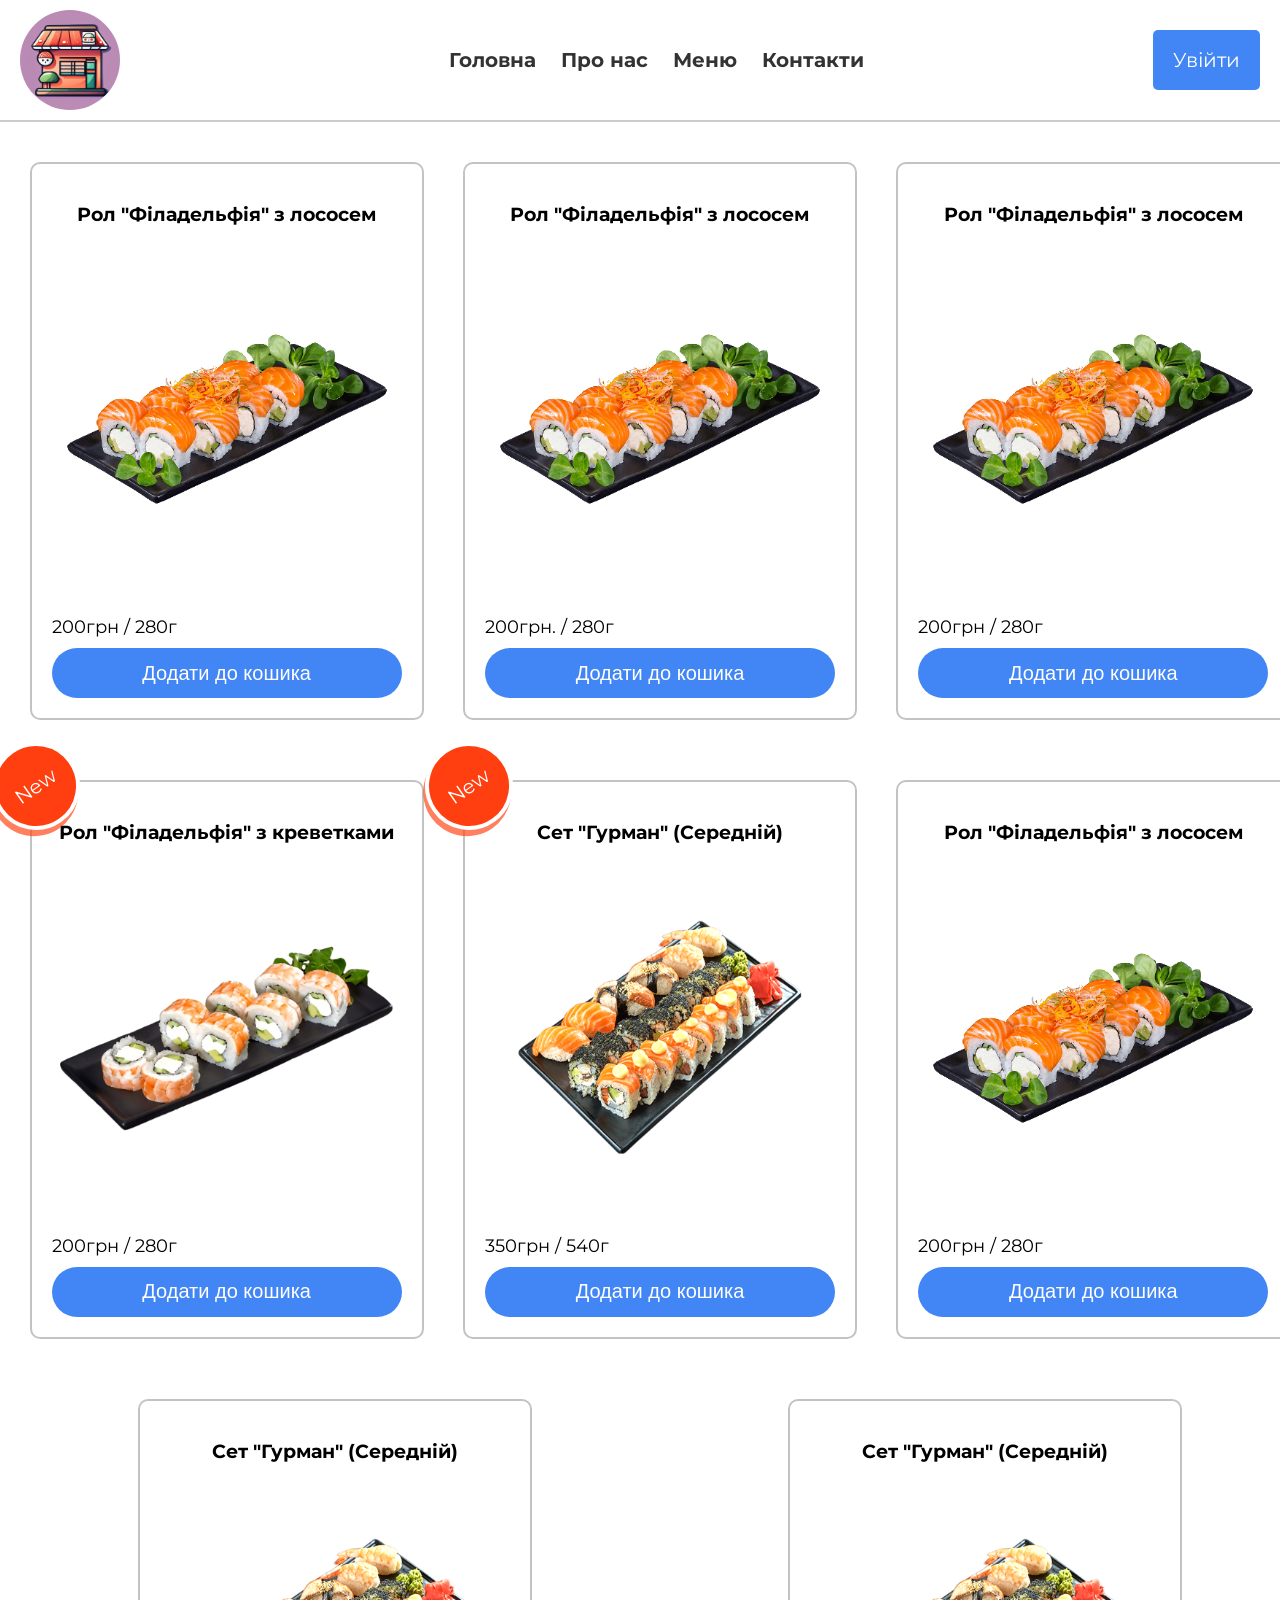
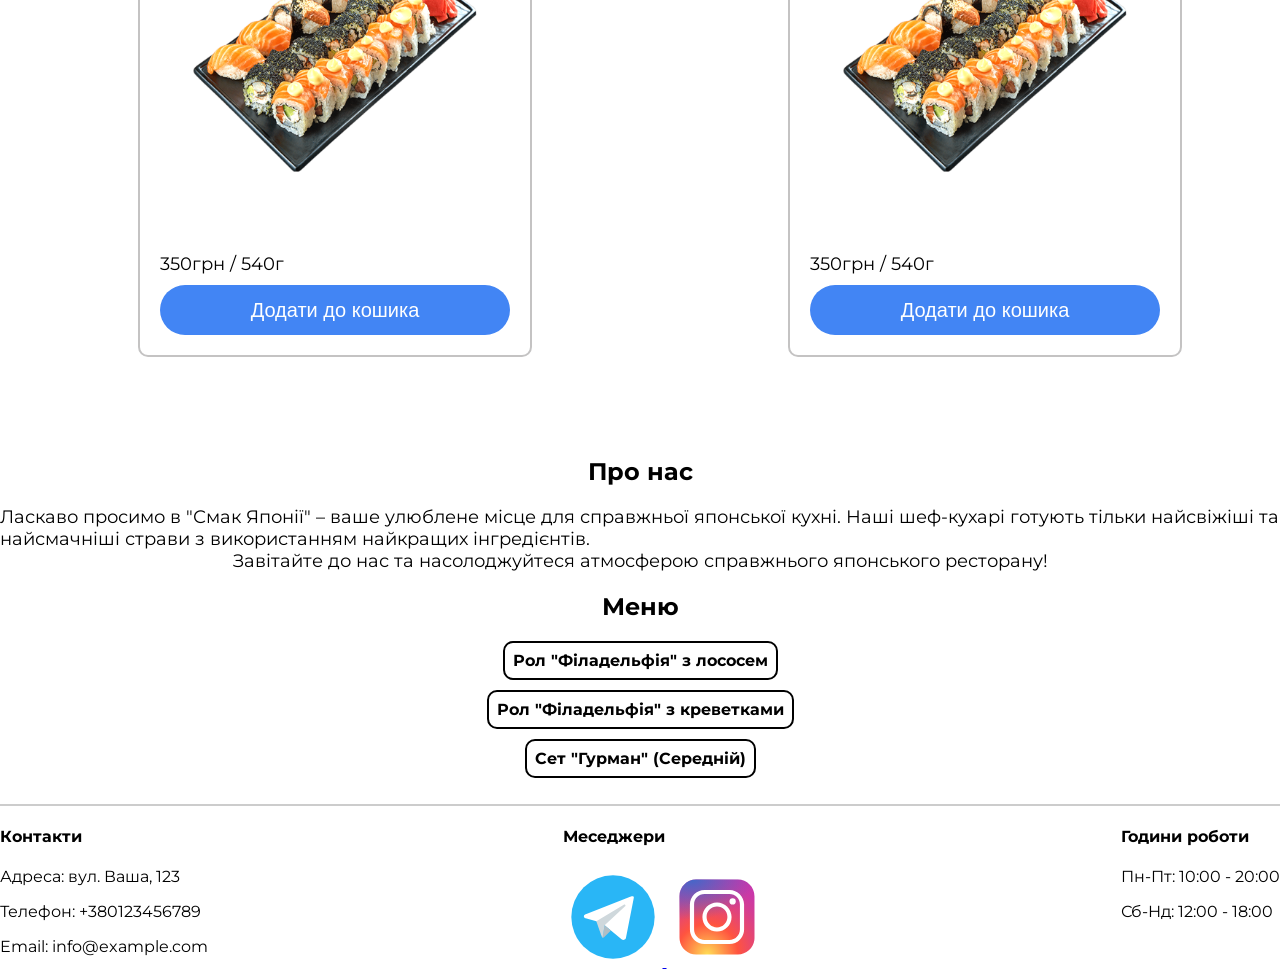
<file: index.html>
<!DOCTYPE html>
<html lang="uk">

<head>
    <link rel="stylesheet" href="style.css">
    <link href="https://fonts.googleapis.com/css2?family=Montserrat:ital,wght@0,100;0,200;0,300;0,400;0,500;0,600;0,700;0,800;0,900;1,100;1,200;1,300;1,400;1,500;1,600;1,700;1,800;1,900&display=swap" rel="stylesheet">
    <title>Смак Японії</title>
</head>

<body style="font-family: Montserrat;">
             <header>
                    <img src="images/icon.png" alt="Sushi Icon">
                    <section class="desktop-tablet">
                        <nav class="desktop-tablet-nav">
                            <ul>
                                <li><a href="#">Головна</a></li>
                                <li><a href="#about-us">Про нас</a></li>
                                <li><a href="#menu">Меню</a></li>
                                <li><a href="#footer">Контакти</a></li>
                            </ul>
                        </nav>
                    </section>

                    <section class="mobile">
                        <input type="checkbox" id="checkbox" class="toggle">
                        <label for="checkbox" class="menu-btn">&#9776;</label>
                        <nav class="mobile-nav">
                            <ul>
                                <li><a href="#">Головна</a></li>
                                <li><a href="#about-us">Про нас</a></li>
                                <li><a href="#menu">Меню</a></li>
                                <li><a href="#footer">Контакти</a></li>
                            </ul>
                        </nav>
                    </section>
                    <a href="#" class="login-button">Увійти</a>
            </header>
        <main>
            
            <section class="food-card-section">
                <article class="food-card" id="food-card1">
                    <h3>Рол "Філадельфія" з лососем </h3>
                    <img src="images/Філадельфія з лососем.png" alt="Рол Філадельфія" height="140">
                    <p>200грн / 280г</p>
                    <input type="submit" name="submit" value="Додати до кошика">
                </article>
                <article class="food-card" id="food-card2">
                    <h3>Рол "Філадельфія" з лососем </h3>
                    <img src="images/Філадельфія з лососем.png" alt="Рол Філадельфія" height="140">
                    <p>200грн. / 280г</p>
                    <input type="submit" name="submit" value="Додати до кошика">
                </article>
                <article class="food-card" id="food-card3">
                    <h3>Рол "Філадельфія" з лососем</h3>
                    <img src="images/Філадельфія з лососем.png" alt="Рол Філадельфія" height="140">
                    <p>200грн / 280г</p>
                    <input type="submit" name="submit" value="Додати до кошика">
                </article>
                <article class="food-card" id="food-card4">
                    <h3>Рол "Філадельфія" з креветками</h3>
                    <img src="images/Філадельфія з креветками.png" alt="Рол Філадельфія з креветками" height="140">
                    <p>200грн / 280г</p>
                    <input type="submit" name="submit" value="Додати до кошика">
                </article>
                <article class="food-card" id="food-card5">
                    <h3>Сет "Гурман" (Середній)</h3>
                    <img src="images/Суші сет.png" alt="Суші сет" height="140">
                    <p>350грн / 540г</p>
                    <input type="submit" name="submit" value="Додати до кошика">
                </article>
                <article class="food-card" id="food-card6">
                    <h3>Рол "Філадельфія" з лососем </h3>
                    <img src="images/Філадельфія з лососем.png" alt="Рол Філадельфія" height="140">
                    <p>200грн / 280г</p>
                    <input type="submit" name="submit" value="Додати до кошика">
                </article>
                <article class="food-card" id="food-card7">
                    <h3>Сет "Гурман" (Середній)</h3>
                    <img src="images/Суші сет.png" alt="Суші сет" height="140"><br>
                    <p>350грн / 540г</p>
                    <input type="submit" name="submit" value="Додати до кошика">
                </article>
                <article class="food-card" id="food-card8">
                    <h3>Сет "Гурман" (Середній)</h3>
                    <img src="images/Суші сет.png" alt="Cуші сет" height="140"><br>
                    <p>350грн / 540г</p>
                    <input type="submit" name="submit" value="Додати до кошика">
                </article>
            </section>   
            <section id="about-us">
                <h2>Про нас</h2>
                <p>Ласкаво просимо в "Смак Японії" – ваше улюблене місце для справжньої японської кухні. Наші шеф-кухарі готують тільки найсвіжіші та найсмачніші страви з використанням найкращих інгредієнтів.</p>
                <p>Завітайте до нас та насолоджуйтеся атмосферою справжнього японського ресторану!</p>
            </section>
    
            <section id="menu">
                <h2>Меню</h2>
                <nav>
                    <ul>
                        <li><a href="#food-card1">Рол "Філадельфія" з лососем</a></li>
                        <li><a href="#food-card4">Рол "Філадельфія" з креветками</a></li>
                        <li><a href="#food-card8">Сет "Гурман" (Середній)</a></li>
                    </ul>
                </nav>
            </section>
            </section>
        </main> 
        <footer id="footer">
            <section class="contact">
                <h4>Контакти</h4>
                <p>Адреса: вул. Ваша, 123</p>
                <p>Телефон: +380123456789</p>
                <p>Email: info@example.com</p>
            </section>
        
            <section class="messengers">
                <h4>Меседжери</h4>
                <a href="https://web.telegram.org" target="_blank">
                    <svg xmlns="http://www.w3.org/2000/svg" x="0px" y="0px" width="100" height="100" viewBox="0 0 48 48">
                        <path fill="#29b6f6" d="M24 4A20 20 0 1 0 24 44A20 20 0 1 0 24 4Z"></path><path fill="#fff" d="M33.95,15l-3.746,19.126c0,0-0.161,0.874-1.245,0.874c-0.576,0-0.873-0.274-0.873-0.274l-8.114-6.733 l-3.97-2.001l-5.095-1.355c0,0-0.907-0.262-0.907-1.012c0-0.625,0.933-0.923,0.933-0.923l21.316-8.468 c-0.001-0.001,0.651-0.235,1.126-0.234C33.667,14,34,14.125,34,14.5C34,14.75,33.95,15,33.95,15z"></path><path fill="#b0bec5" d="M23,30.505l-3.426,3.374c0,0-0.149,0.115-0.348,0.12c-0.069,0.002-0.143-0.009-0.219-0.043 l0.964-5.965L23,30.505z"></path><path fill="#cfd8dc" d="M29.897,18.196c-0.169-0.22-0.481-0.26-0.701-0.093L16,26c0,0,2.106,5.892,2.427,6.912 c0.322,1.021,0.58,1.045,0.58,1.045l0.964-5.965l9.832-9.096C30.023,18.729,30.064,18.416,29.897,18.196z"></path>
                    </svg>
                </a>
                <a href="https://www.instagram.com/" target="_blank">
                    <svg xmlns="http://www.w3.org/2000/svg" x="0px" y="0px" width="100" height="100" viewBox="0 0 48 48">
                        <radialGradient id="yOrnnhliCrdS2gy~4tD8ma_Xy10Jcu1L2Su_gr1" cx="19.38" cy="42.035" r="44.899" gradientUnits="userSpaceOnUse"><stop offset="0" stop-color="#fd5"></stop><stop offset=".328" stop-color="#ff543f"></stop><stop offset=".348" stop-color="#fc5245"></stop><stop offset=".504" stop-color="#e64771"></stop><stop offset=".643" stop-color="#d53e91"></stop><stop offset=".761" stop-color="#cc39a4"></stop><stop offset=".841" stop-color="#c837ab"></stop></radialGradient><path fill="url(#yOrnnhliCrdS2gy~4tD8ma_Xy10Jcu1L2Su_gr1)" d="M34.017,41.99l-20,0.019c-4.4,0.004-8.003-3.592-8.008-7.992l-0.019-20	c-0.004-4.4,3.592-8.003,7.992-8.008l20-0.019c4.4-0.004,8.003,3.592,8.008,7.992l0.019,20	C42.014,38.383,38.417,41.986,34.017,41.99z"></path><radialGradient id="yOrnnhliCrdS2gy~4tD8mb_Xy10Jcu1L2Su_gr2" cx="11.786" cy="5.54" r="29.813" gradientTransform="matrix(1 0 0 .6663 0 1.849)" gradientUnits="userSpaceOnUse"><stop offset="0" stop-color="#4168c9"></stop><stop offset=".999" stop-color="#4168c9" stop-opacity="0"></stop></radialGradient><path fill="url(#yOrnnhliCrdS2gy~4tD8mb_Xy10Jcu1L2Su_gr2)" d="M34.017,41.99l-20,0.019c-4.4,0.004-8.003-3.592-8.008-7.992l-0.019-20	c-0.004-4.4,3.592-8.003,7.992-8.008l20-0.019c4.4-0.004,8.003,3.592,8.008,7.992l0.019,20	C42.014,38.383,38.417,41.986,34.017,41.99z"></path><path fill="#fff" d="M24,31c-3.859,0-7-3.14-7-7s3.141-7,7-7s7,3.14,7,7S27.859,31,24,31z M24,19c-2.757,0-5,2.243-5,5	s2.243,5,5,5s5-2.243,5-5S26.757,19,24,19z"></path><circle cx="31.5" cy="16.5" r="1.5" fill="#fff"></circle><path fill="#fff" d="M30,37H18c-3.859,0-7-3.14-7-7V18c0-3.86,3.141-7,7-7h12c3.859,0,7,3.14,7,7v12	C37,33.86,33.859,37,30,37z M18,13c-2.757,0-5,2.243-5,5v12c0,2.757,2.243,5,5,5h12c2.757,0,5-2.243,5-5V18c0-2.757-2.243-5-5-5H18z"></path>
                        </svg>
                </a>
            </section>
        
            <section class="hours">
                <h4>Години роботи</h4>
                <p>Пн-Пт: 10:00 - 20:00</p>
                <p>Сб-Нд: 12:00 - 18:00</p>
            </section>
        </footer>
</body>

</html>
</file>
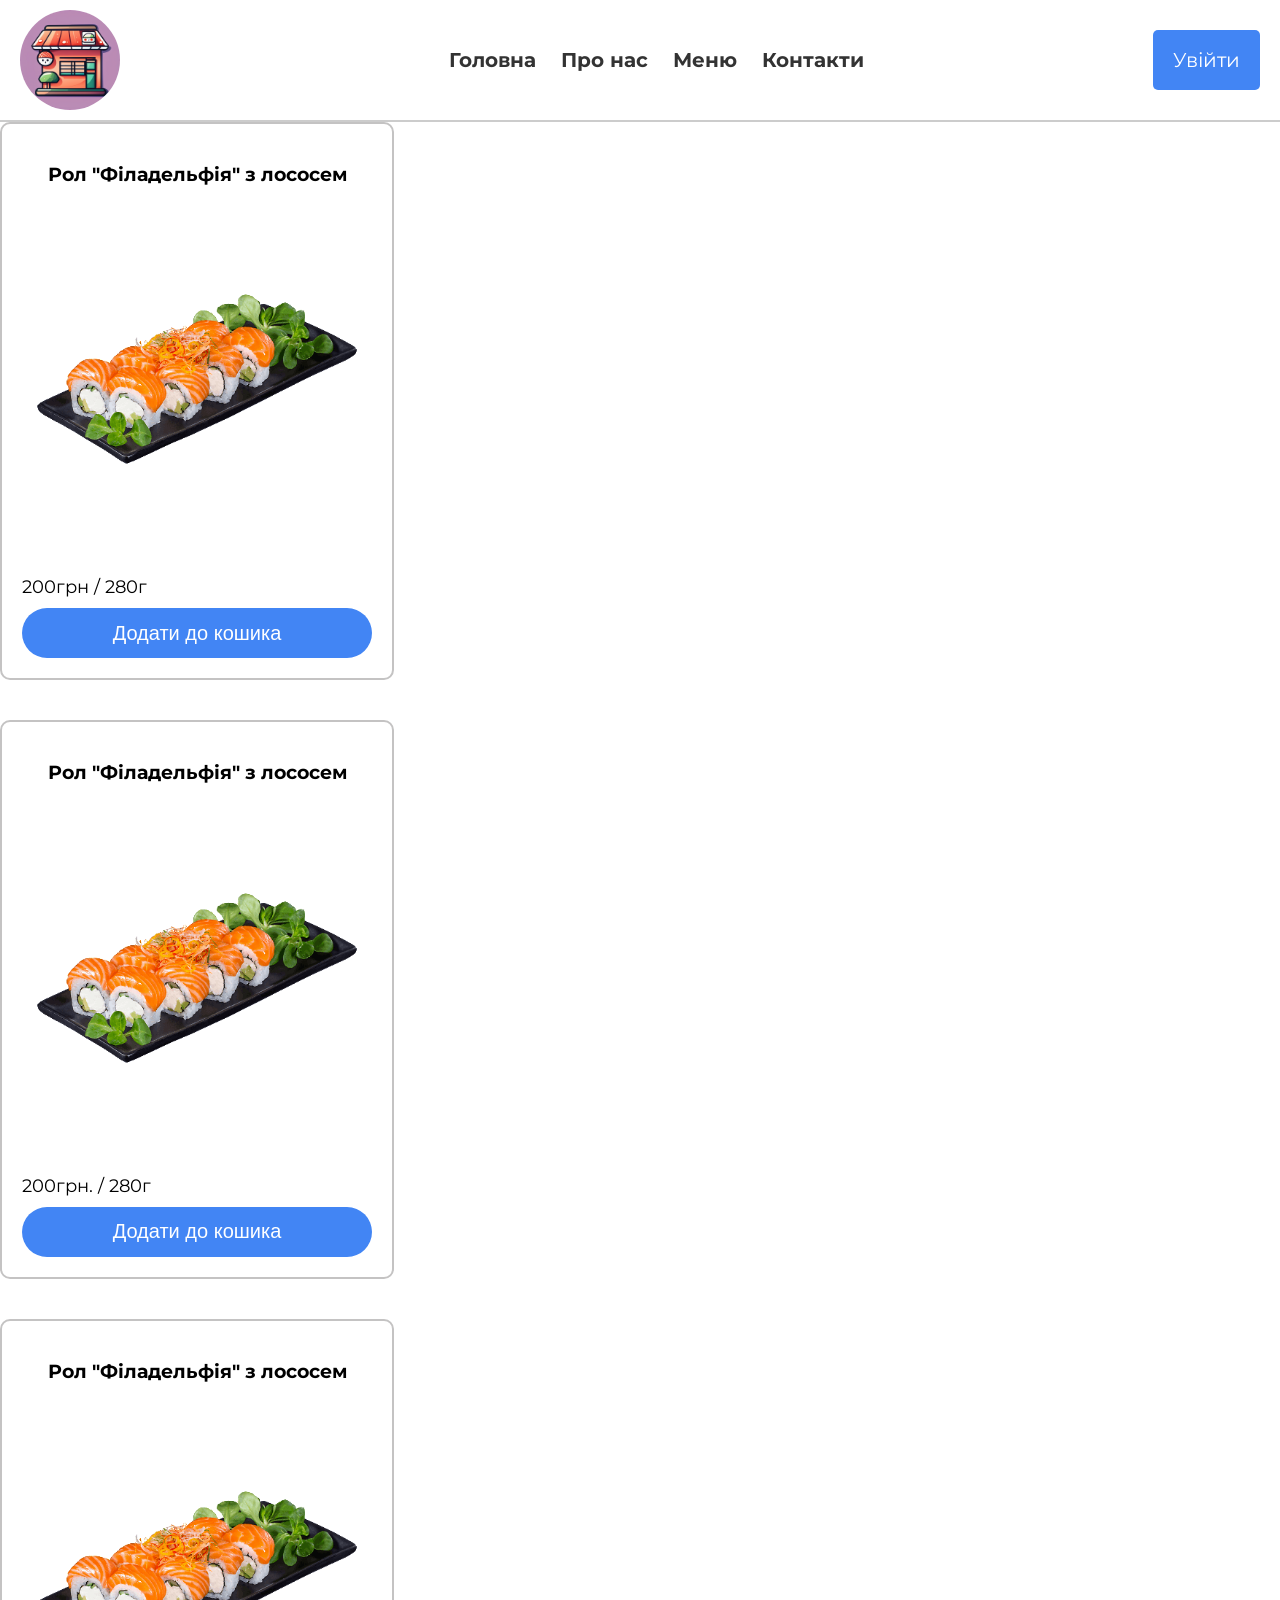
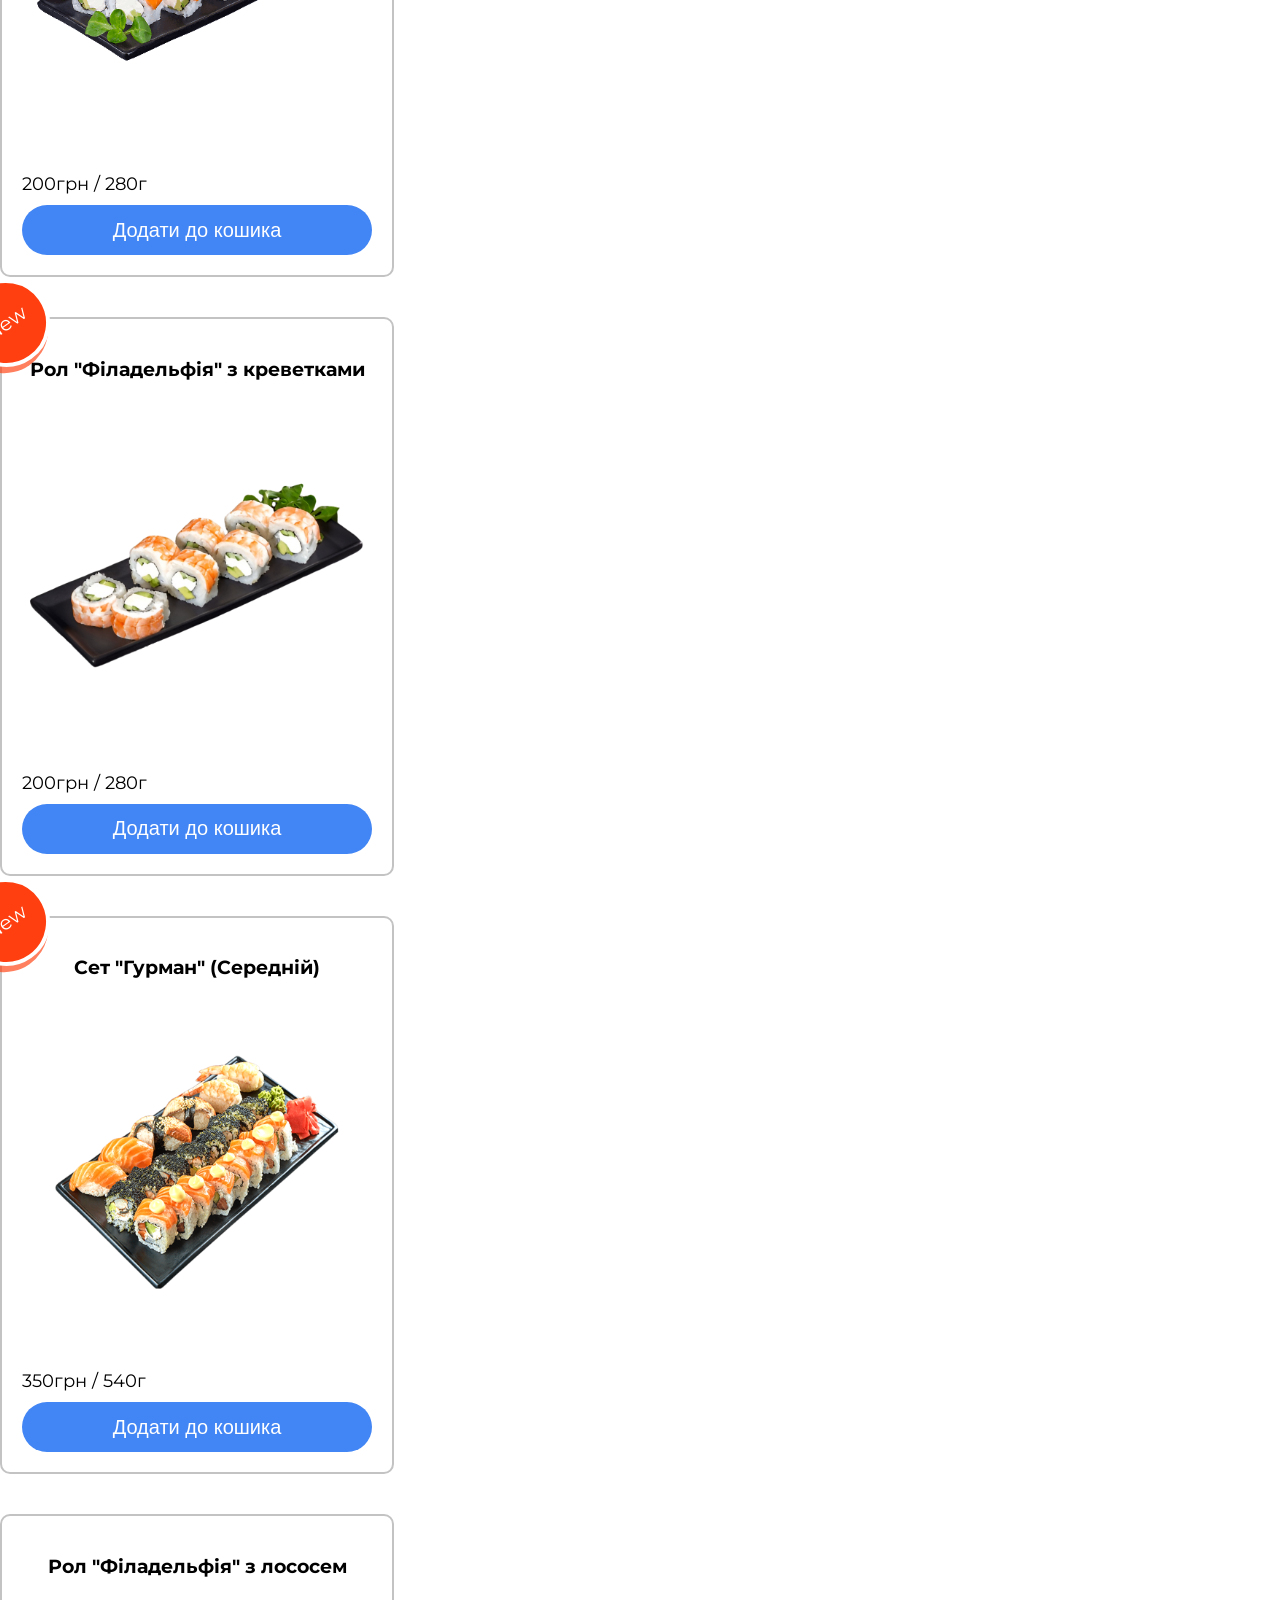
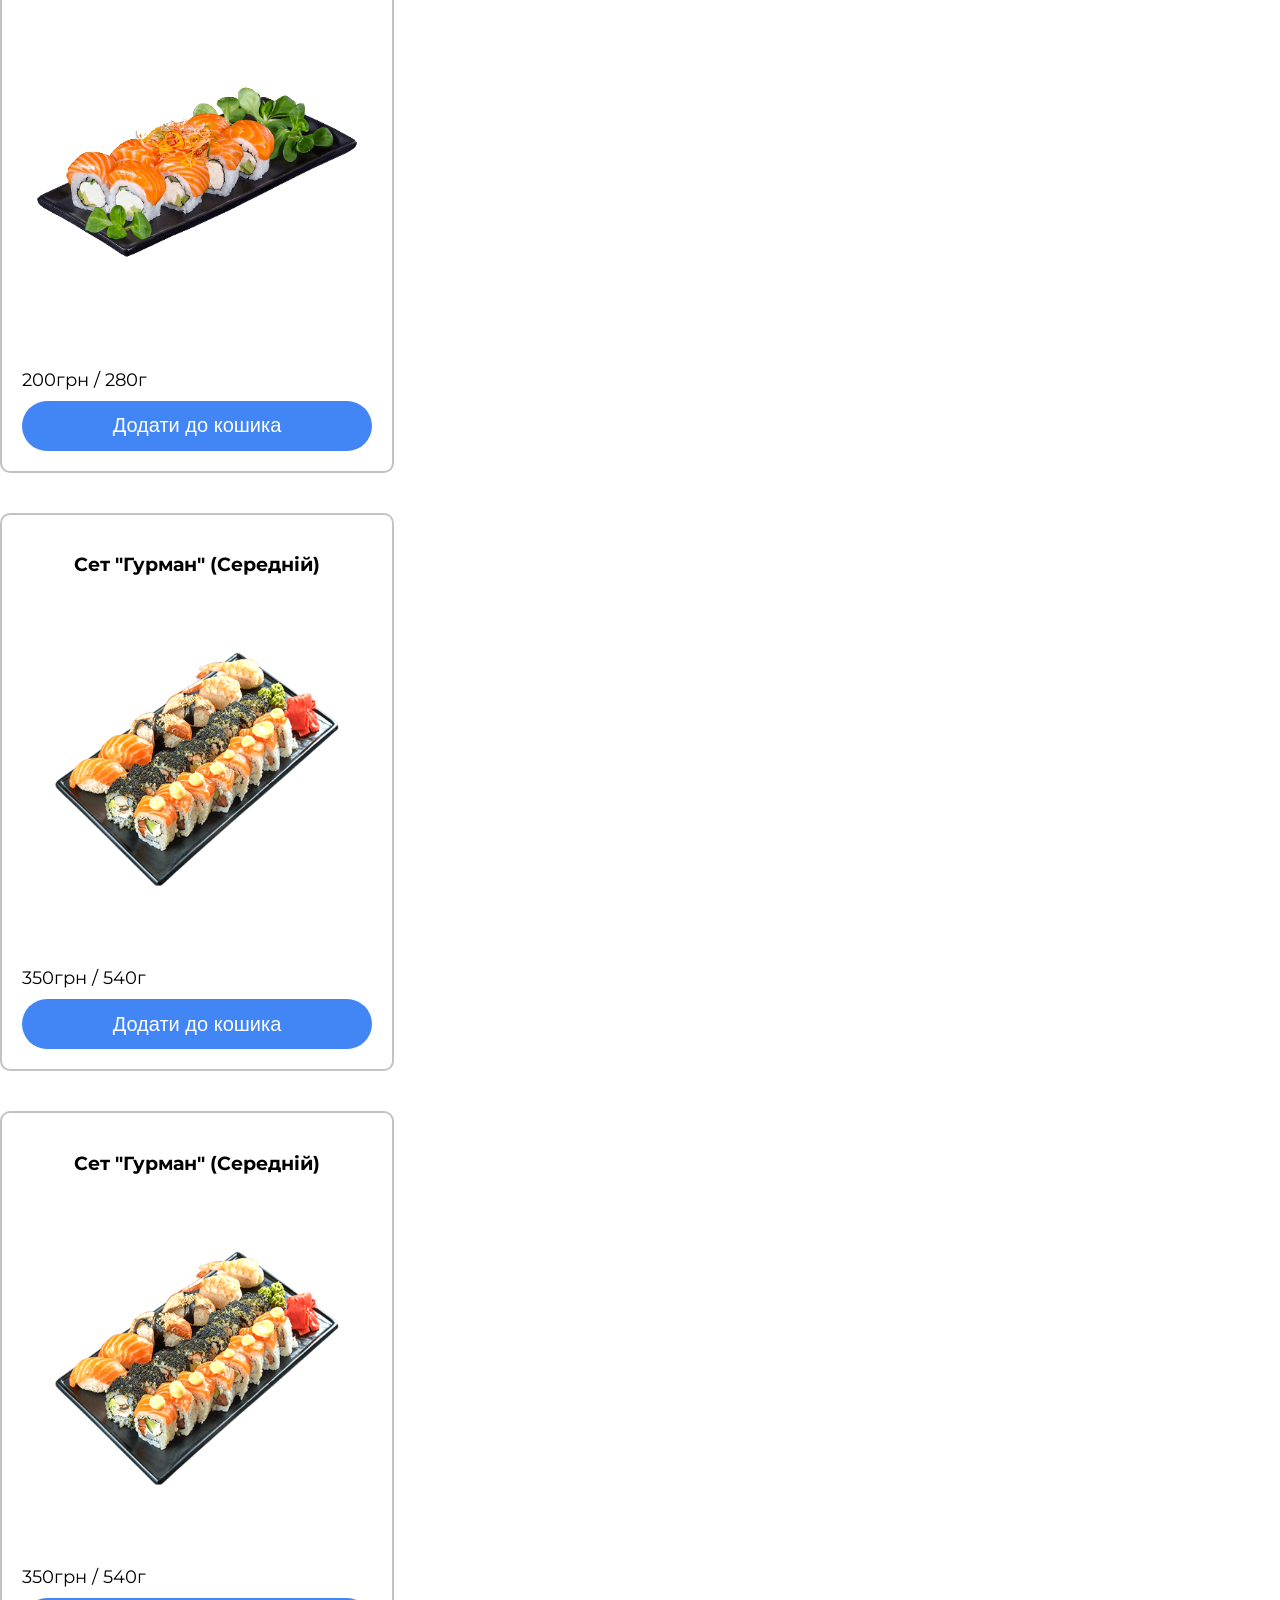
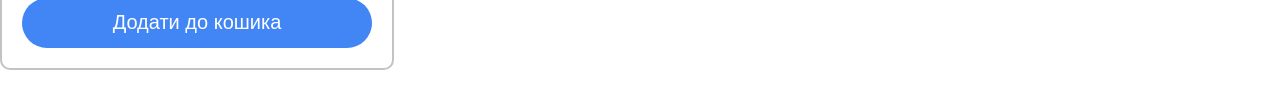
<file: Проект.html>
<!DOCTYPE html>
<html lang="uk">

<head>
    <link rel="stylesheet" href="style.css">
    <link href="https://fonts.googleapis.com/css2?family=Montserrat:ital,wght@0,100;0,200;0,300;0,400;0,500;0,600;0,700;0,800;0,900;1,100;1,200;1,300;1,400;1,500;1,600;1,700;1,800;1,900&display=swap" rel="stylesheet">
    <title>Смак Японії</title>
</head>

<body style="font-family: Montserrat;">
             <header>
                    <img src="images/icon.png" alt="Sushi Icon">
                    <section class="desktop-tablet">
                        <nav class="desktop-tablet-nav">
                            <ul>
                                <li><a href="#">Головна</a></li>
                                <li><a href="#">Про нас</a></li>
                                <li><a href="#">Меню</a></li>
                                <li><a href="#">Контакти</a></li>
                            </ul>
                        </nav>
                    </section>

                    <section class="mobile">
                        <input type="checkbox" id="checkbox" class="toggle">
                        <label for="checkbox" class="menu-btn">&#9776;</label>
                        <nav class="mobile-nav">
                            <ul>
                                <li><a href="#">Головна</a></li>
                                <li><a href="#">Про нас</a></li>
                                <li><a href="#">Меню</a></li>
                                <li><a href="#">Контакти</a></li>
                            </ul>
                        </nav>
                    </section>
                    <a href="#" class="login-button">Увійти</a>
            </header>
        <main>
            <section>
                <article class="food-card">
                    <h3>Рол "Філадельфія" з лососем </h3>
                    <img src="images/Філадельфія з лососем.png" alt="Рол Філадельфія" height="140">
                    <p>200грн / 280г</p>
                    <input type="submit" name="submit" value="Додати до кошика">
                </article>
                <article class="food-card">
                    <h3>Рол "Філадельфія" з лососем </h3>
                    <img src="images/Філадельфія з лососем.png" alt="Рол Філадельфія" height="140">
                    <p>200грн. / 280г</p>
                    <input type="submit" name="submit" value="Додати до кошика">
                </article>
                <article class="food-card">
                    <h3>Рол "Філадельфія" з лососем</h3>
                    <img src="images/Філадельфія з лососем.png" alt="Рол Філадельфія" height="140">
                    <p>200грн / 280г</p>
                    <input type="submit" name="submit" value="Додати до кошика">
                </article>
                <article class="food-card">
                    <h3>Рол "Філадельфія" з креветками</h3>
                    <img src="images/Філадельфія з креветками.png" alt="Рол Філадельфія з креветками" height="140">
                    <p>200грн / 280г</p>
                    <input type="submit" name="submit" value="Додати до кошика">
                </article>
                <article class="food-card">
                    <h3>Сет "Гурман" (Середній)</h3>
                    <img src="images/Суші сет.png" alt="Суші сет" height="140">
                    <p>350грн / 540г</p>
                    <input type="submit" name="submit" value="Додати до кошика">
                </article>
                <article class="food-card">
                    <h3>Рол "Філадельфія" з лососем </h3>
                    <img src="images/Філадельфія з лососем.png" alt="Рол Філадельфія" height="140">
                    <p>200грн / 280г</p>
                    <input type="submit" name="submit" value="Додати до кошика">
                </article>
                <article class="food-card">
                    <h3>Сет "Гурман" (Середній)</h3>
                    <img src="images/Суші сет.png" alt="Суші сет" height="140"><br>
                    <p>350грн / 540г</p>
                    <input type="submit" name="submit" value="Додати до кошика">
                </article>
                <article class="food-card">
                    <h3>Сет "Гурман" (Середній)</h3>
                    <img src="images/Суші сет.png" alt="Cуші сет" height="140"><br>
                    <p>350грн / 540г</p>
                    <input type="submit" name="submit" value="Додати до кошика">
                </article>
            </section>   
        </main> 
</body>

</html>
</file>
<file: style.css>
html{
    scroll-behavior: smooth;
    
}
body {
    margin: 0;
    padding: 0;
    overflow-x: hidden;
    scroll-behavior: smooth;
}
#about-us{
    display: flex;
    flex-direction: column;
}
#food-card1:target,
#food-card2:target,
#food-card3:target,
#food-card4:target,
#food-card5:target,
#food-card6:target,
#food-card7:target,
#food-card8:target,
#about-us:target,
#menu:target{
    scroll-margin-top: 120px;
}
#menu h2{
    display: flex;
    justify-content: center;
}
#menu nav ul li{
    margin-bottom: 10px;
    text-align: center;
}
#menu nav ul {
    display: flex;
    justify-content: center;
    flex-direction: column;
    list-style: none;
    padding: 0;
}
#menu nav ul li a{
    cursor: pointer;
    font-weight: bold;
    display: inline-block;
    padding: 8px;
    font-size: 16px;
    text-decoration: none;
    color: black;
    border: 2px solid black;
    border-radius: 10px;
    background-color: transparent;
    transition: background-color 0.3s ease;
}
#menu nav ul li :hover{
    background-color: lightgrey;
}
#about-us p{
    margin: 0;
    display: flex;
    justify-content: center;
    font-size: 18px;
}
#about-us h2{
    display: flex;
    justify-content: center;
}
header {
    display: flex;
    align-items: center;
    justify-content: space-between;
    padding: 10px 20px;
    border-bottom: 2px solid #ccc;
    position: sticky;
    background-color: #fff;
    z-index: 2;
    top: 0;
    font-size: 20px;
}
main .food-card-section {
    width: 100%;
    height: auto;
    padding: 10px;
    display: flex;
    flex-wrap: wrap;
    justify-content: space-around;
    margin: 30px 10px;
    gap: 20px;
}

header img {
    width: 100%;
    max-width: 100px;
    height: auto;
    border-radius: 50%;
}

.desktop-tablet-nav li {
    display: inline;
    margin: 15px 10px;
}
main{
    display:flex;
    flex-direction: column;
    justify-content: space-around;
    margin-left: auto;
    margin-bottom: auto;
    width: 100%;
}

.desktop-tablet-nav a,
.mobile-nav a {
    color: #333;
    font-weight: bold;
    cursor: pointer;
    text-decoration: none;
}

.desktop-tablet {
    display: flex;
    align-items: center;
    transform: translateY(-50);
}

.login-button {
    padding: 10px 20px;
    background-color: #4285f4;
    color: #fff;
    border: none;
    border-radius: 5px;
    text-decoration: none;
    cursor: pointer;
    line-height: 2em;
}

.mobile {
    display: none;
    margin: 10px 10px;
}

#checkbox {
    display: none;
}

.toggle:checked+.menu-btn+.mobile-nav {
    display: block;
}

.menu-btn {
    font-size: 35px;
}

.mobile-nav ul {
    list-style-type: none;
    padding-right: 10px;
    padding-left: 10px;
}

.mobile-nav li {
    margin: 10px 10px;
}

.mobile-nav {
    display: none;
    position: absolute;
    right: 10px;
    background-color: #fff;
    border: 1px solid #ccc;
    border-radius: 5px;
    box-shadow: 0 5px 20px rgba(0, 0, 0, 0.521);
}

.mobile-nav li:hover,
.desktop-tablet-nav li:hover {
    text-decoration: underline;
}

.login-button:hover {
    background-color: #234988;
}

.food-card {
    border: 2px solid #c4c3c3;
    border-radius: 10px;
    width: 100%;
    max-width: 350px;
    height: auto;
    padding: 20px;
    margin-bottom: 40px;
    transition: all 0.5s cubic-bezier(0.42, 0, 0.33, 1) 0s;
}

.food-card img {
    width: 100%;
    height: auto;
}

.food-card h3 {
    width: 100%;
    height: auto;
    font-weight: bold;
    text-align: center;
}

.food-card p {
    font-size: 18px;
    margin-bottom: 10px;
}

.food-card input[type="submit"] {
    width: 100%;
    height: 50px;
    background-color: #4285f4;
    color: #fff;
    border: 0px;
    border-radius: 25px;
    font-size: 20px;
}

.food-card input[type="submit"]:hover {
    background-color: #234988;
}
.food-card:hover{
    box-shadow: 0px 0px 34px 0px rgba(0,0,0,0.75);
    transform: scale(1.01);
}

.food-card:nth-child(4)::before,
.food-card:nth-child(5)::before {
    content: "New";
    background: rgb(255, 63, 15);
    border-radius: 50%;
    width: 80px;
    height: 80px;
    display: flex;
    justify-content: center;
    align-items: center;
    position: absolute;
    color: white;
    font-size: 20px;
    border: 4px solid #ffffff;
    transform: rotate(-35deg);
    margin: -60px -60px;
    box-shadow: -5px 4px rgba(255, 63, 15, 0.664)
}

@media all and (max-device-width: 960px) {
    main .food-card-section {
        display: block;
        column-count: 2;
    }

    .food-card {
        break-inside: avoid;
        margin-left: auto;
        margin-right: auto;
    }
}

@media all and (max-device-width: 768px) {
    .desktop-tablet {
        display: none;
    }

    .mobile {
        display: block;
        order: 1;
    }

    header a {
        margin-right: 10px;
        margin-left: auto;
        vertical-align: middle;
    }

    header img {
        max-width: 150px;
    }

    header {
        font-size: 30px;
    }

    main .food-card-section {
        display: flex;
        flex-direction: column;
    }

    .food-card {
        max-width: 700px;
    }
    .food-card h3{
        font-size: 30px;
    }
    .food-card p {
        font-size: 25px;
    }

    .food-card input[type="submit"] {
        height: 70px;
        font-size: 30px;
    }

    .food-card:nth-child(4)::before,
    .food-card:nth-child(5)::before {
        width: 120px;
        height: 120px;
        font-size: 35px;
    }

    .menu-btn {
        font-size: 80px;
    }
    #about-us h2{
        font-size: 30px;
    }
    #about-us p{
        font-size: 25px;
    }
    #menu h2{
        font-size: 30px;
    }
    #menu nav ul li a{
        font-size: 25px;
        margin-bottom: 20px;
        text-align: center;
    }
    #footer{
        font-size: 25px
    }
}
#footer{
    display: flex;
    justify-content: space-between;
    border-top: 2px solid #ccc;
}
</file>
